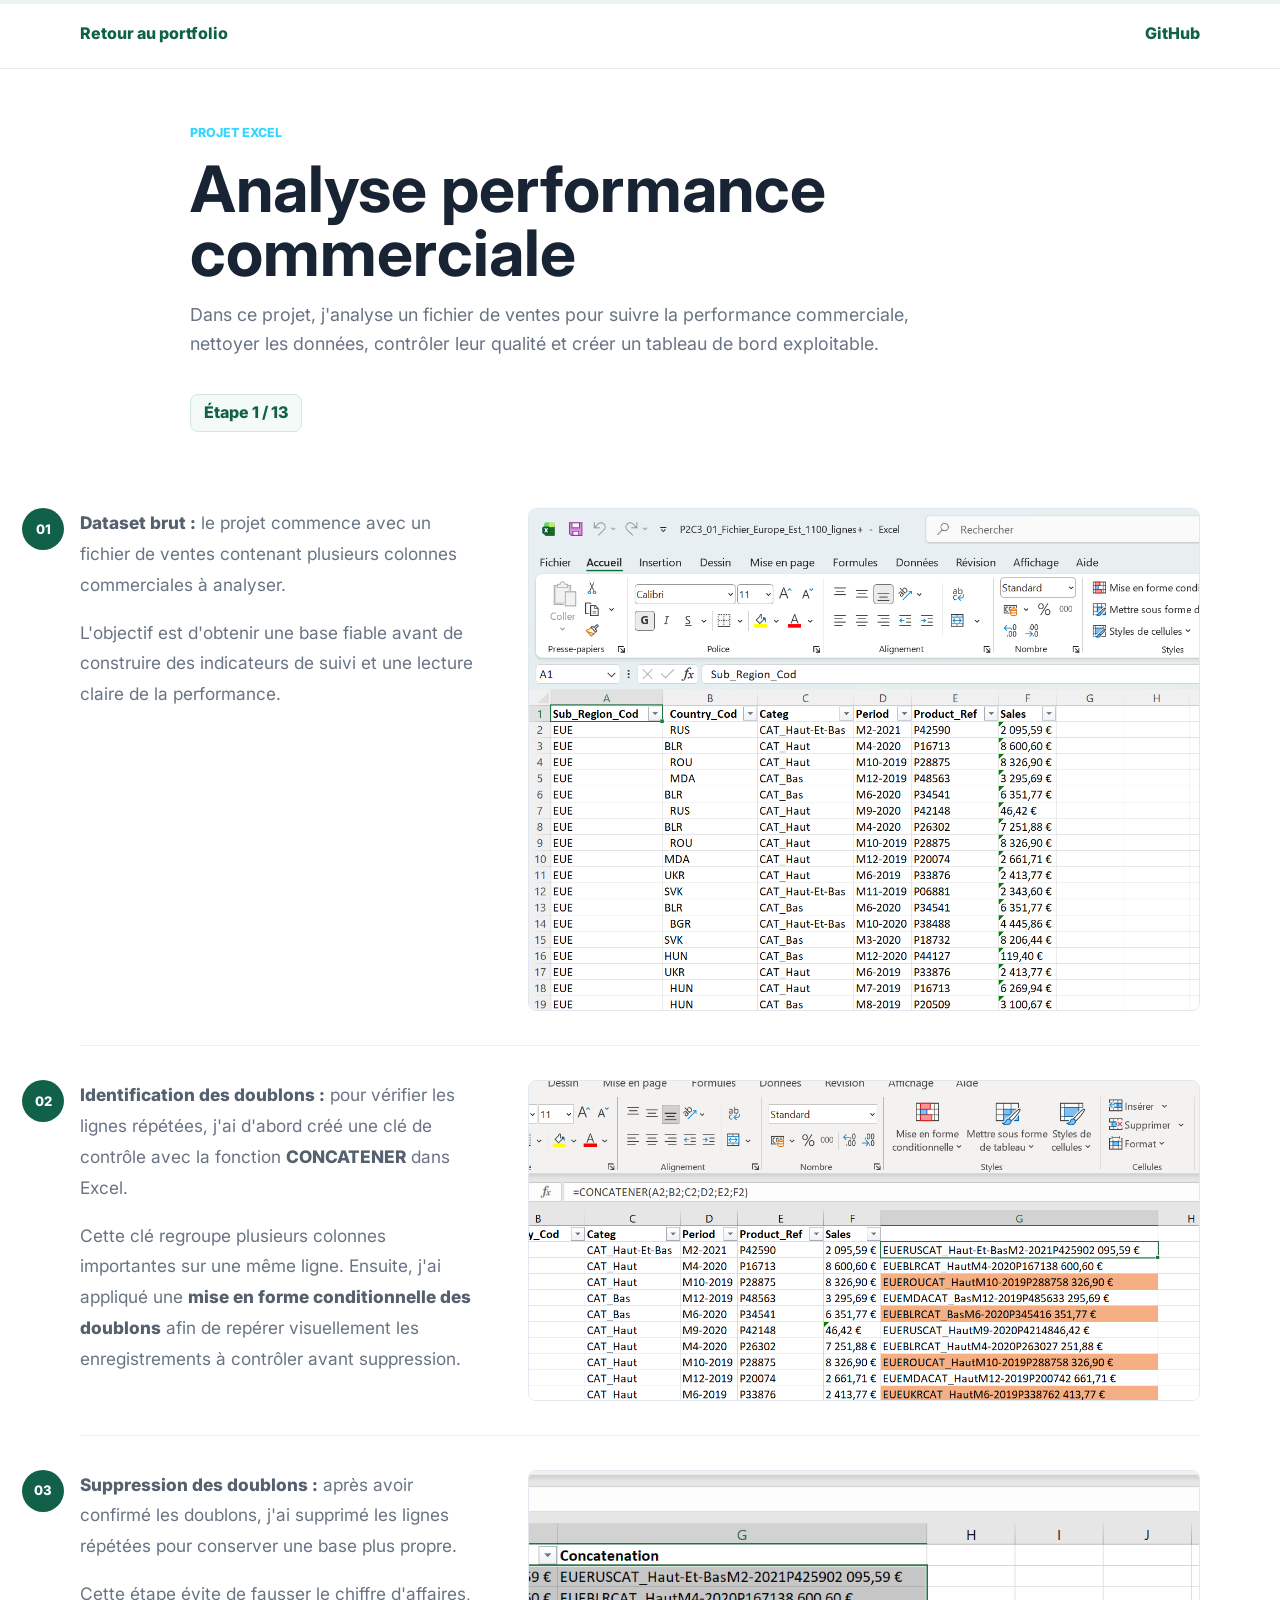
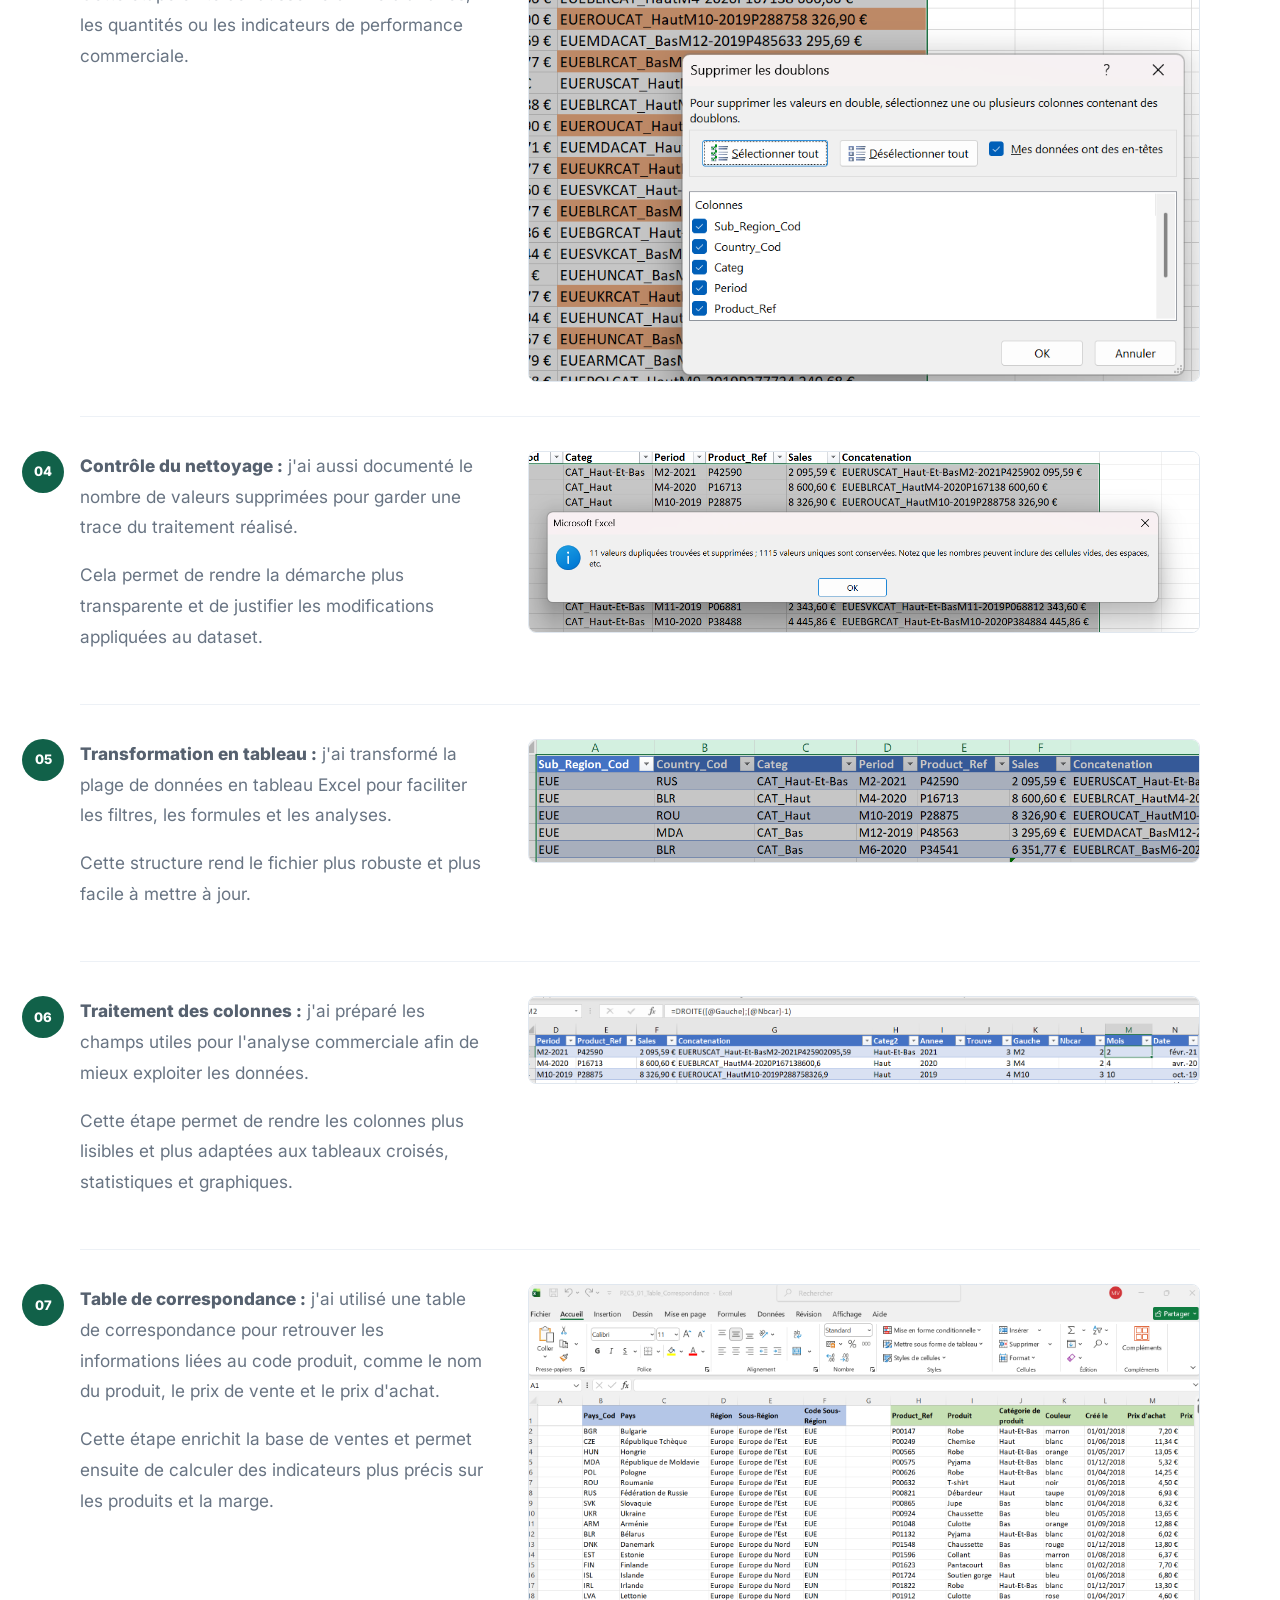
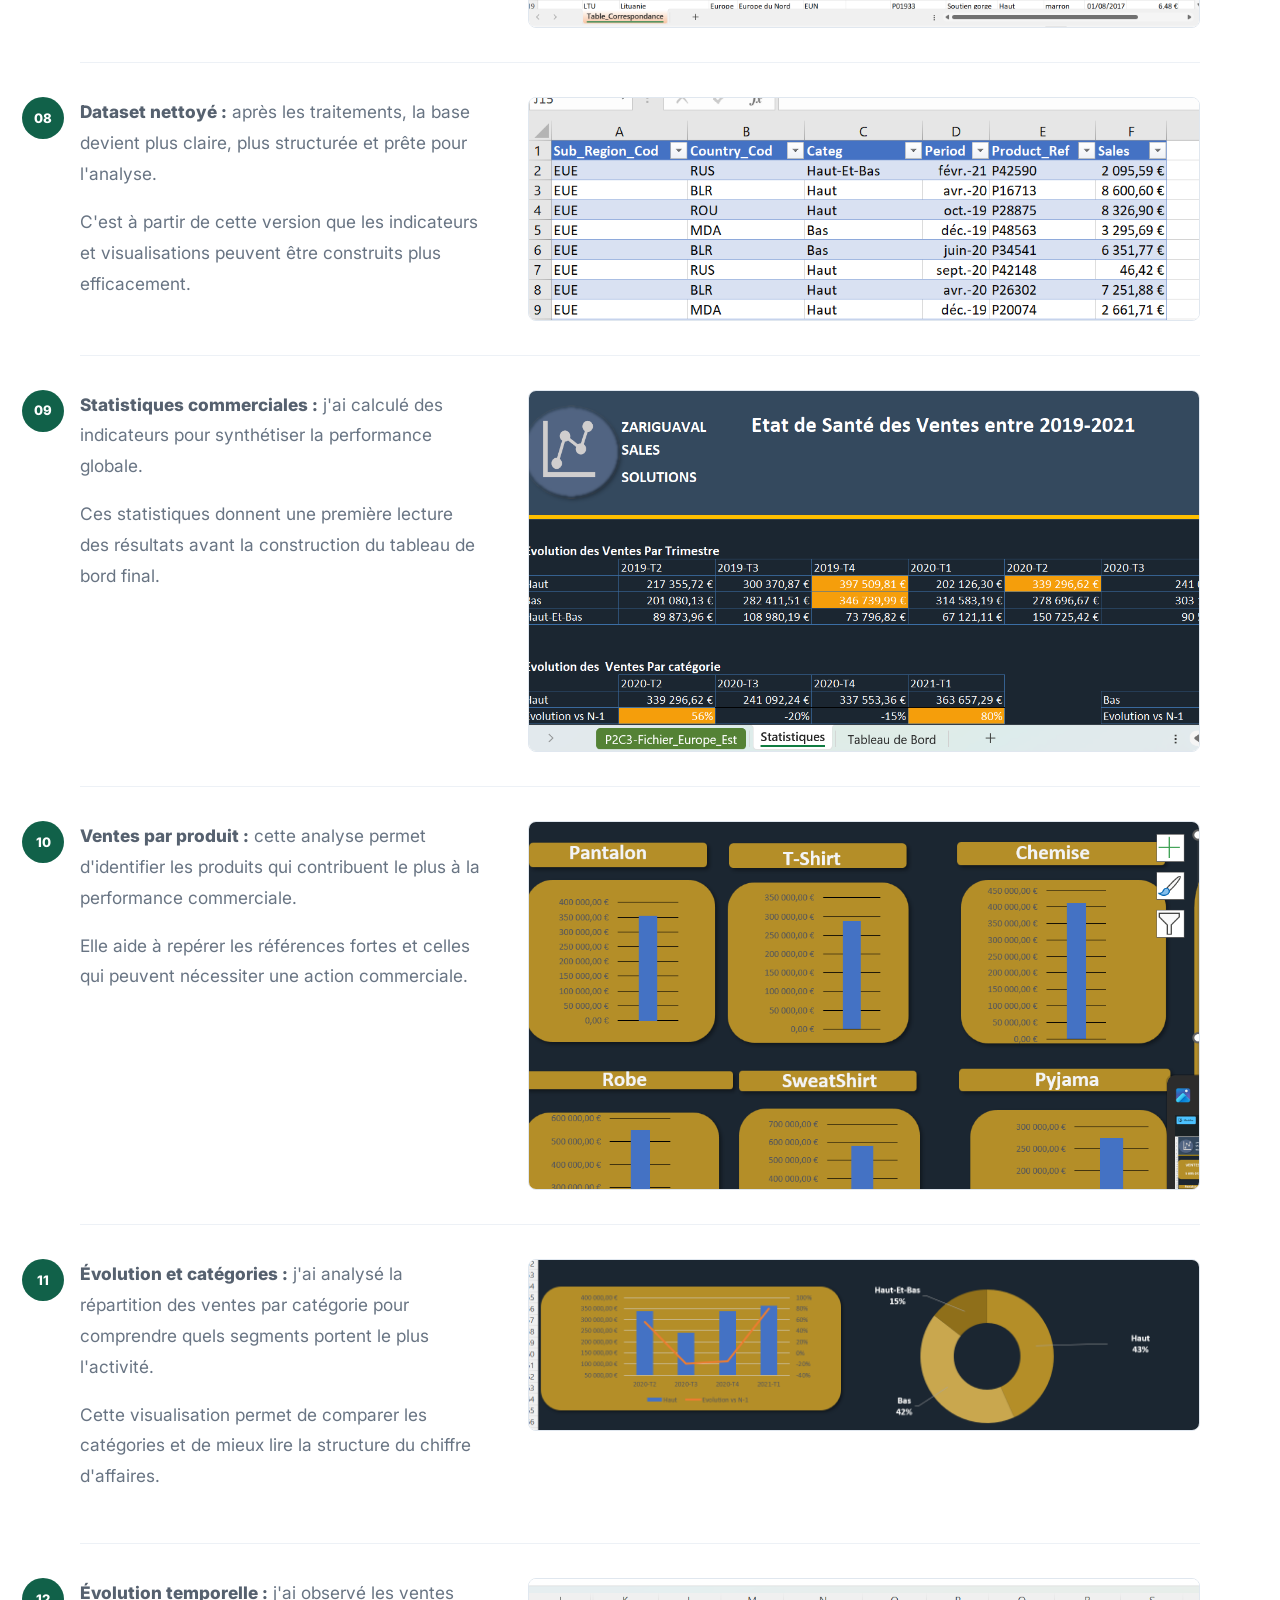
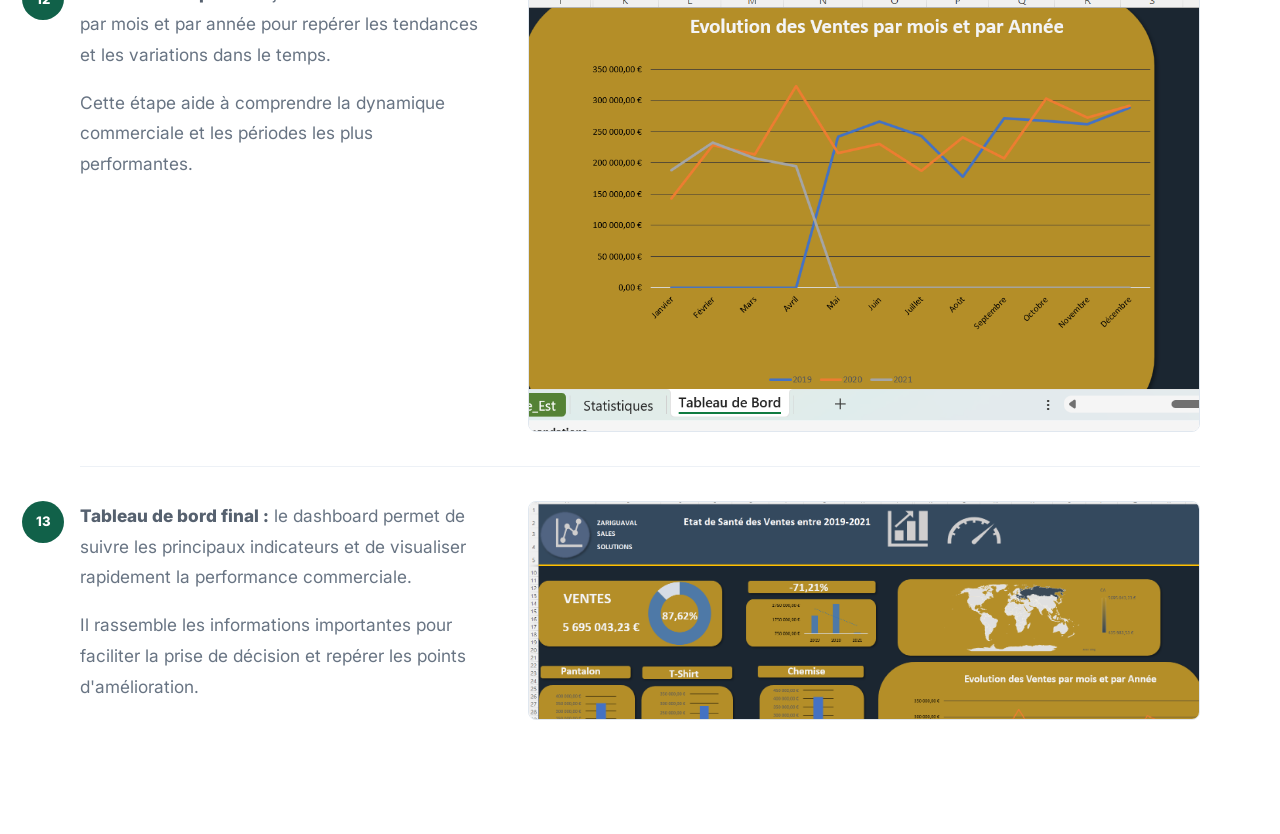
<file: projects/performance-commerciale/index.html>
﻿<!DOCTYPE html>
<html lang="fr">
  <head>
    <meta charset="UTF-8" />
    <meta name="viewport" content="width=device-width, initial-scale=1.0" />
    <meta
      name="description"
      content="Projet Excel d'analyse de performance commerciale : nettoyage, controle qualite, analyse et dashboard."
    />
    <title>Projet Excel | Analyse performance commerciale</title>
    <link rel="preconnect" href="https://fonts.googleapis.com" />
    <link rel="preconnect" href="https://fonts.gstatic.com" crossorigin />
    <link
      href="https://fonts.googleapis.com/css2?family=Inter:wght@400;500;600;700;800&display=swap"
      rel="stylesheet"
    />
    <link rel="stylesheet" href="../../style.css" />
  </head>
  <body class="simple-case-page">
    <div class="simple-progress" aria-hidden="true"><span></span></div>
    <header class="simple-case-header">
      <div class="container simple-case-header__inner">
        <a href="../../index.html#projects" class="simple-back-link">Retour au portfolio</a>
        <a
          href="https://github.com/moisevictoire/analyse-performance-commerciale"
          target="_blank"
          rel="noreferrer"
          class="simple-back-link"
        >GitHub</a>
      </div>
    </header>

    <main class="simple-case">
      <section class="container simple-case-intro">
        <p class="eyebrow">Projet Excel</p>
        <h1>Analyse performance commerciale</h1>
        <p>
          Dans ce projet, j'analyse un fichier de ventes pour suivre la performance
          commerciale, nettoyer les données, contrôler leur qualité et créer un
          tableau de bord exploitable.
        </p>
        <div class="simple-step-counter" data-step-counter>Étape 1 / 13</div>
      </section>

      <section class="container simple-step">
        <div class="simple-step__text">
          <p>
            <strong>Dataset brut :</strong> le projet commence avec un fichier de
            ventes contenant plusieurs colonnes commerciales à analyser.
          </p>
          <p>
            L'objectif est d'obtenir une base fiable avant de construire des
            indicateurs de suivi et une lecture claire de la performance.
          </p>
        </div>
        <figure class="simple-step__image">
          <img src="images/dataset-brut.png" alt="Dataset brut du projet performance commerciale" />
        </figure>
      </section>

      <section class="container simple-step">
        <div class="simple-step__text">
          <p>
            <strong>Identification des doublons :</strong> pour vérifier les lignes
            répétées, j'ai d'abord créé une clé de contrôle avec la fonction
            <strong>CONCATENER</strong> dans Excel.
          </p>
          <p>
            Cette clé regroupe plusieurs colonnes importantes sur une même ligne.
            Ensuite, j'ai appliqué une <strong>mise en forme conditionnelle des
            doublons</strong> afin de repérer visuellement les enregistrements à
            contrôler avant suppression.
          </p>
        </div>
        <figure class="simple-step__image">
          <img src="images/identification-doublons.png" alt="Identification des doublons avec CONCATENER et mise en forme conditionnelle" />
        </figure>
      </section>

      <section class="container simple-step">
        <div class="simple-step__text">
          <p>
            <strong>Suppression des doublons :</strong> après avoir confirmé les
            doublons, j'ai supprimé les lignes répétées pour conserver une base plus
            propre.
          </p>
          <p>
            Cette étape évite de fausser le chiffre d'affaires, les quantités ou les
            indicateurs de performance commerciale.
          </p>
        </div>
        <figure class="simple-step__image">
          <img src="images/suppression-doublons.png" alt="Suppression des doublons dans Excel" />
        </figure>
      </section>

      <section class="container simple-step">
        <div class="simple-step__text">
          <p>
            <strong>Contrôle du nettoyage :</strong> j'ai aussi documenté le nombre
            de valeurs supprimées pour garder une trace du traitement réalisé.
          </p>
          <p>
            Cela permet de rendre la démarche plus transparente et de justifier les
            modifications appliquées au dataset.
          </p>
        </div>
        <figure class="simple-step__image">
          <img src="images/nombre-valeurs-supprimees.png" alt="Nombre de valeurs supprimées après nettoyage" />
        </figure>
      </section>

      <section class="container simple-step">
        <div class="simple-step__text">
          <p>
            <strong>Transformation en tableau :</strong> j'ai transformé la plage de
            données en tableau Excel pour faciliter les filtres, les formules et les
            analyses.
          </p>
          <p>
            Cette structure rend le fichier plus robuste et plus facile à mettre à
            jour.
          </p>
        </div>
        <figure class="simple-step__image">
          <img src="images/transformation-tableau.png" alt="Transformation des données en tableau Excel" />
        </figure>
      </section>

      <section class="container simple-step">
        <div class="simple-step__text">
          <p>
            <strong>Traitement des colonnes :</strong> j'ai préparé les champs utiles
            pour l'analyse commerciale afin de mieux exploiter les données.
          </p>
          <p>
            Cette étape permet de rendre les colonnes plus lisibles et plus adaptées
            aux tableaux croisés, statistiques et graphiques.
          </p>
        </div>
        <figure class="simple-step__image">
          <img src="images/traitement-colonnes.png" alt="Traitement des colonnes du projet Excel" />
        </figure>
      </section>

      <section class="container simple-step">
        <div class="simple-step__text">
          <p>
            <strong>Table de correspondance :</strong> j'ai utilisé une table de
            correspondance pour retrouver les informations liées au code produit,
            comme le nom du produit, le prix de vente et le prix d'achat.
          </p>
          <p>
            Cette étape enrichit la base de ventes et permet ensuite de calculer des
            indicateurs plus précis sur les produits et la marge.
          </p>
        </div>
        <figure class="simple-step__image">
          <img src="images/tableau-correspondance-produits-prix.png" alt="Table de correspondance utilisée pour enrichir les colonnes produit et prix" />
        </figure>
      </section>

      <section class="container simple-step">
        <div class="simple-step__text">
          <p>
            <strong>Dataset nettoyé :</strong> après les traitements, la base devient
            plus claire, plus structurée et prête pour l'analyse.
          </p>
          <p>
            C'est à partir de cette version que les indicateurs et visualisations
            peuvent être construits plus efficacement.
          </p>
        </div>
        <figure class="simple-step__image">
          <img src="images/dataset-nettoye.png" alt="Dataset nettoyé du projet performance commerciale" />
        </figure>
      </section>

      <section class="container simple-step">
        <div class="simple-step__text">
          <p>
            <strong>Statistiques commerciales :</strong> j'ai calculé des indicateurs
            pour synthétiser la performance globale.
          </p>
          <p>
            Ces statistiques donnent une première lecture des résultats avant la
            construction du tableau de bord final.
          </p>
        </div>
        <figure class="simple-step__image">
          <img src="images/stat.png" alt="Statistiques du projet performance commerciale" />
        </figure>
      </section>

      <section class="container simple-step">
        <div class="simple-step__text">
          <p>
            <strong>Ventes par produit :</strong> cette analyse permet d'identifier
            les produits qui contribuent le plus à la performance commerciale.
          </p>
          <p>
            Elle aide à repérer les références fortes et celles qui peuvent nécessiter
            une action commerciale.
          </p>
        </div>
        <figure class="simple-step__image">
          <img src="images/ventes-par-produit.png" alt="Analyse des ventes par produit" />
        </figure>
      </section>

      <section class="container simple-step">
        <div class="simple-step__text">
          <p>
            <strong>Évolution et catégories :</strong> j'ai analysé la répartition
            des ventes par catégorie pour comprendre quels segments portent le plus
            l'activité.
          </p>
          <p>
            Cette visualisation permet de comparer les catégories et de mieux lire la
            structure du chiffre d'affaires.
          </p>
        </div>
        <figure class="simple-step__image">
          <img src="images/evolution-ventes-repartition-categorie.png" alt="Evolution des ventes et répartition par catégorie" />
        </figure>
      </section>

      <section class="container simple-step">
        <div class="simple-step__text">
          <p>
            <strong>Évolution temporelle :</strong> j'ai observé les ventes par mois
            et par année pour repérer les tendances et les variations dans le temps.
          </p>
          <p>
            Cette étape aide à comprendre la dynamique commerciale et les périodes les
            plus performantes.
          </p>
        </div>
        <figure class="simple-step__image">
          <img src="images/evolution-ventes-mois-annee.png" alt="Evolution des ventes par mois et par année" />
        </figure>
      </section>

      <section class="container simple-step">
        <div class="simple-step__text">
          <p>
            <strong>Tableau de bord final :</strong> le dashboard permet de suivre
            les principaux indicateurs et de visualiser rapidement la performance
            commerciale.
          </p>
          <p>
            Il rassemble les informations importantes pour faciliter la prise de
            décision et repérer les points d'amélioration.
          </p>
        </div>
        <figure class="simple-step__image">
          <img src="images/tableau-bord.png" alt="Tableau de bord final du projet performance commerciale" />
        </figure>
      </section>
    </main>
    <script src="../../case-dynamic.js"></script>
  </body>
</html>
</file>
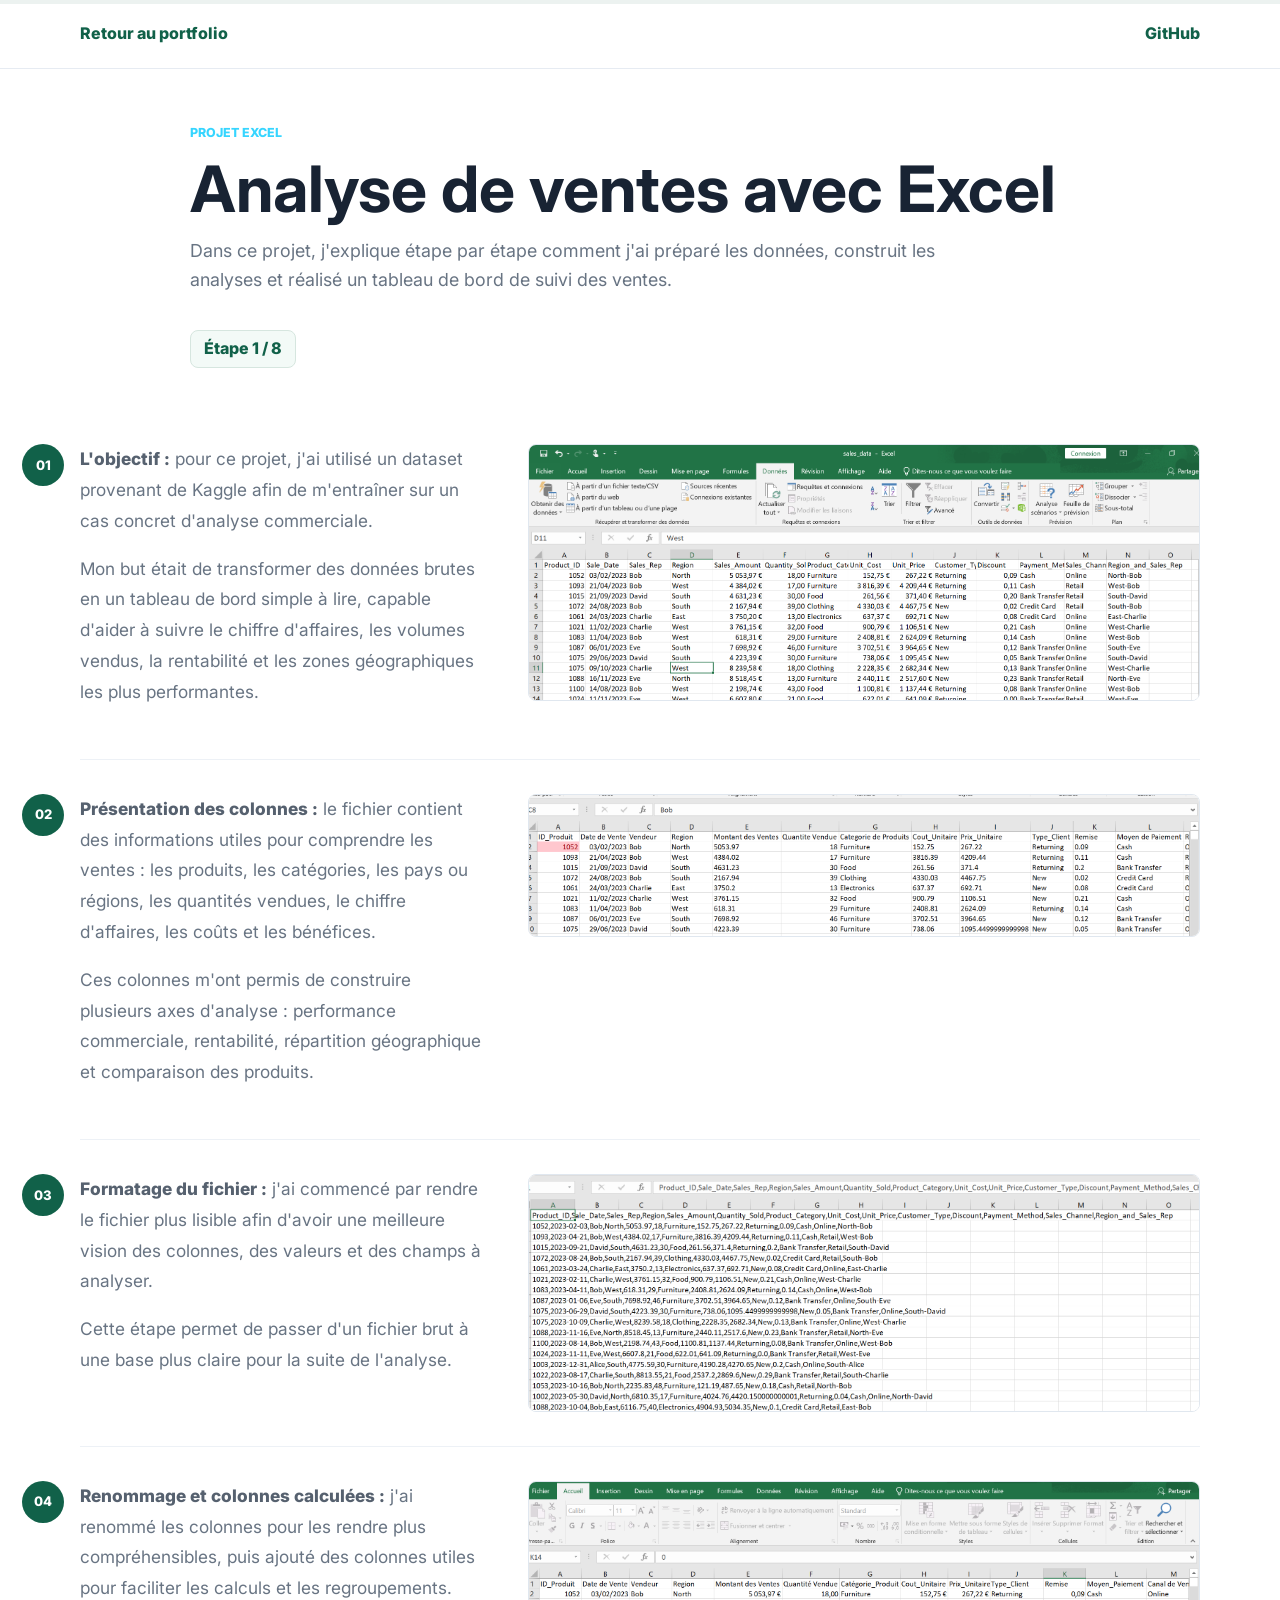
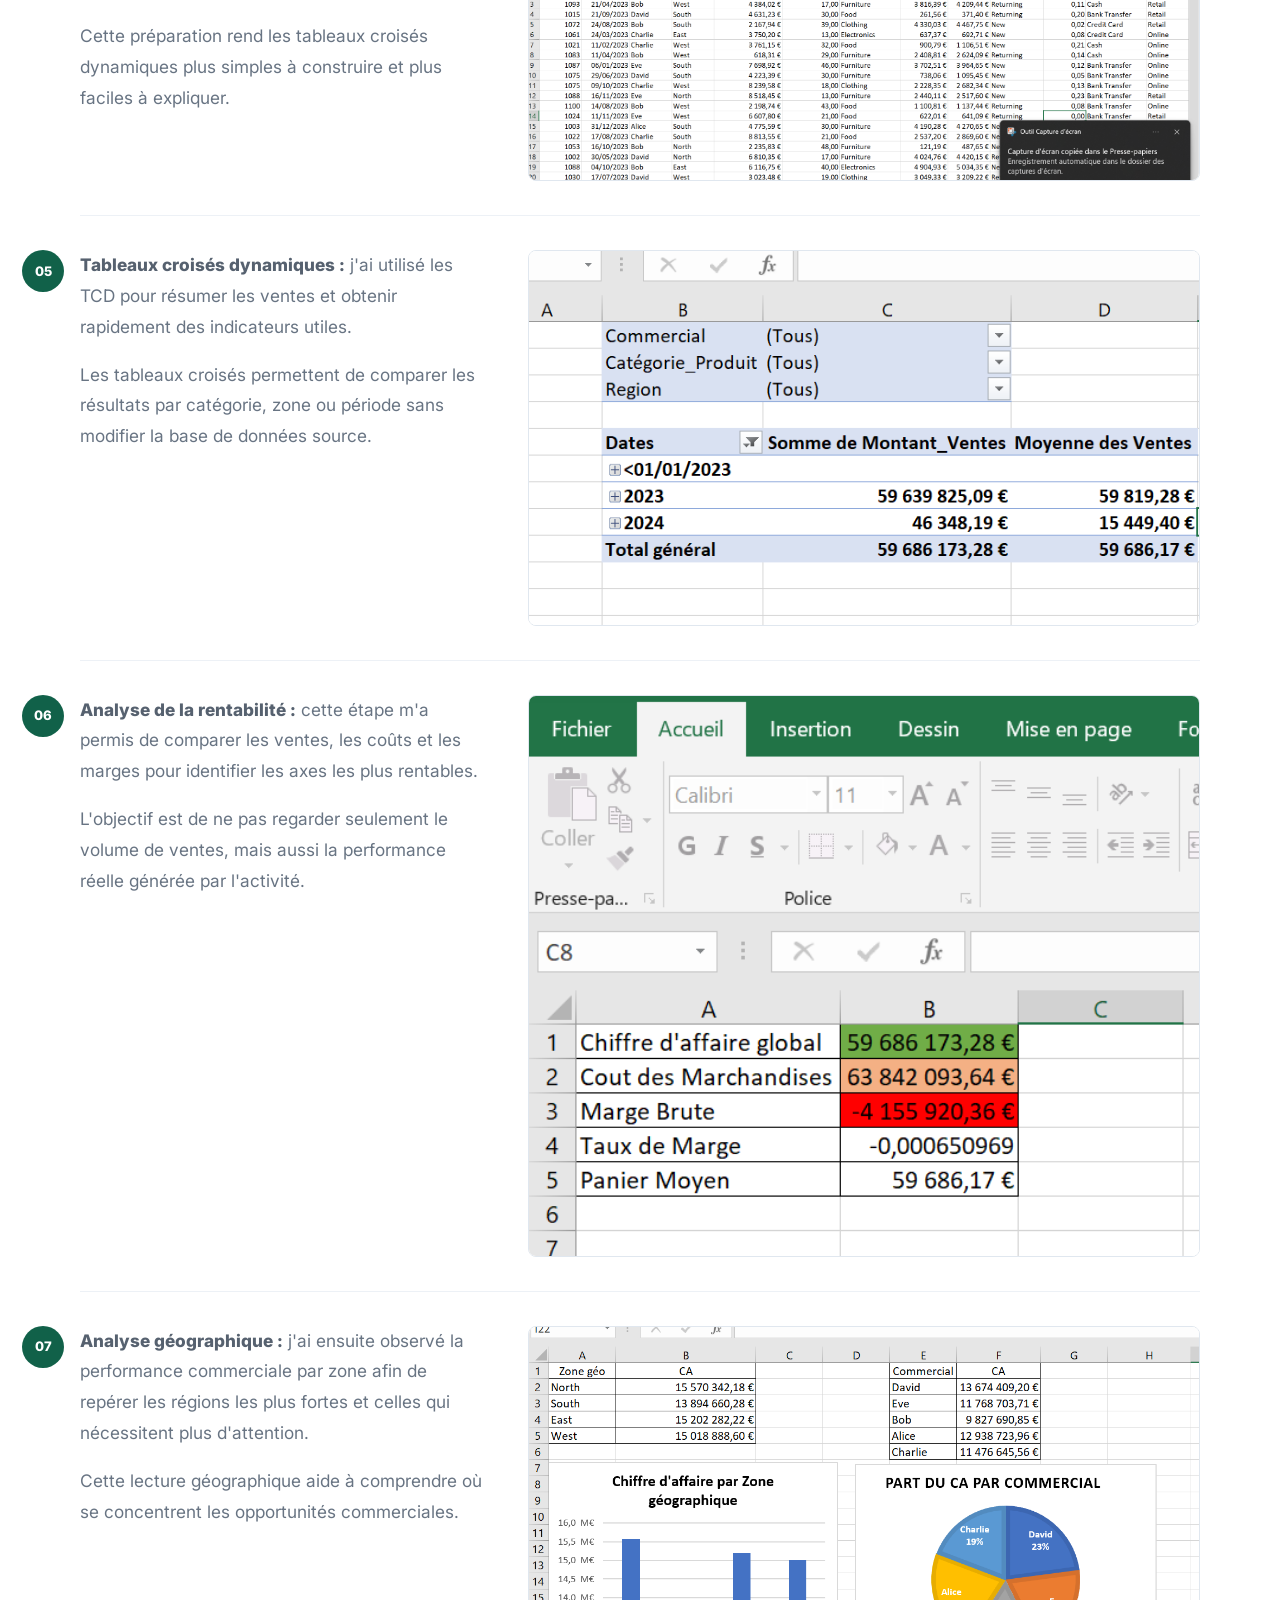
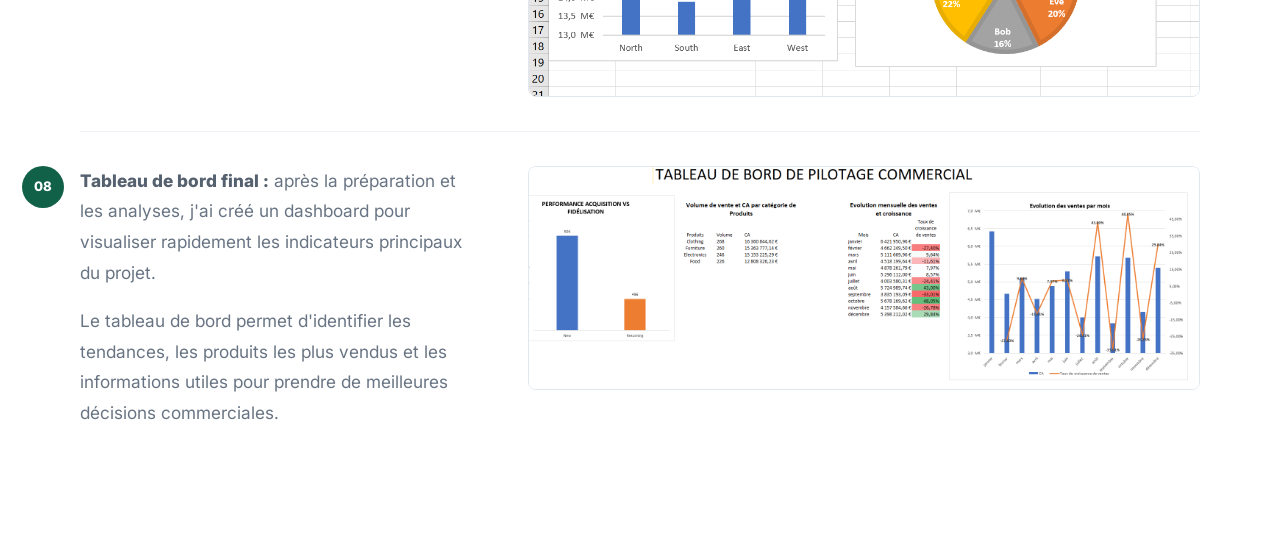
<file: projects/ventes-excel/index.html>
﻿<!DOCTYPE html>
<html lang="fr">
  <head>
    <meta charset="UTF-8" />
    <meta name="viewport" content="width=device-width, initial-scale=1.0" />
    <meta
      name="description"
      content="Projet Excel d'analyse de ventes : explication pas a pas avec captures du fichier et du tableau de bord."
    />
    <title>Projet Excel | Analyse de ventes</title>
    <link rel="preconnect" href="https://fonts.googleapis.com" />
    <link rel="preconnect" href="https://fonts.gstatic.com" crossorigin />
    <link
      href="https://fonts.googleapis.com/css2?family=Inter:wght@400;500;600;700;800&display=swap"
      rel="stylesheet"
    />
    <link rel="stylesheet" href="../../style.css" />
  </head>
  <body class="simple-case-page">
    <div class="simple-progress" aria-hidden="true"><span></span></div>
    <header class="simple-case-header">
      <div class="container simple-case-header__inner">
        <a href="../../index.html#projects" class="simple-back-link">Retour au portfolio</a>
        <a
          href="https://github.com/moisevictoire/Sales-Analysis-Excel"
          target="_blank"
          rel="noreferrer"
          class="simple-back-link"
        >GitHub</a>
      </div>
    </header>

    <main class="simple-case">
      <section class="container simple-case-intro">
        <p class="eyebrow">Projet Excel</p>
        <h1>Analyse de ventes avec Excel</h1>
        <p>
          Dans ce projet, j'explique étape par étape comment j'ai préparé les
          données, construit les analyses et réalisé un tableau de bord de suivi
          des ventes.
        </p>
        <div class="simple-step-counter" data-step-counter>Étape 1 / 8</div>

      </section>

      <section class="container simple-step">
        <div class="simple-step__text">
          <p>
            <strong>L'objectif :</strong> pour ce projet, j'ai utilisé un dataset
            provenant de Kaggle afin de m'entraîner sur un cas concret d'analyse
            commerciale.
          </p>
          <p>
            Mon but était de transformer des données brutes en un tableau de bord
            simple à lire, capable d'aider à suivre le chiffre d'affaires, les
            volumes vendus, la rentabilité et les zones géographiques les plus
            performantes.
          </p>
        </div>
        <figure class="simple-step__image">
          <img src="images/donnees-brutes-tableur.png" alt="Données brutes du projet Excel" />
        </figure>
      </section>

      <section class="container simple-step">
        <div class="simple-step__text">
          <p>
            <strong>Présentation des colonnes :</strong> le fichier contient des
            informations utiles pour comprendre les ventes : les produits, les
            catégories, les pays ou régions, les quantités vendues, le chiffre
            d'affaires, les coûts et les bénéfices.
          </p>
          <p>
            Ces colonnes m'ont permis de construire plusieurs axes d'analyse :
            performance commerciale, rentabilité, répartition géographique et
            comparaison des produits.
          </p>
        </div>
        <figure class="simple-step__image">
          <img src="images/avant-formatage.png" alt="Aperçu des colonnes avant formatage" />
        </figure>
      </section>

      <section class="container simple-step">
        <div class="simple-step__text">
          <p>
            <strong>Formatage du fichier :</strong> j'ai commencé par rendre le
            fichier plus lisible afin d'avoir une meilleure vision des colonnes,
            des valeurs et des champs à analyser.
          </p>
          <p>
            Cette étape permet de passer d'un fichier brut à une base plus claire
            pour la suite de l'analyse.
          </p>
        </div>
        <figure class="simple-step__image">
          <img src="images/formats-fichier.png" alt="Formatage du fichier Excel" />
        </figure>
      </section>

      <section class="container simple-step">
        <div class="simple-step__text">
          <p>
            <strong>Renommage et colonnes calculées :</strong> j'ai renommé les
            colonnes pour les rendre plus compréhensibles, puis ajouté des colonnes
            utiles pour faciliter les calculs et les regroupements.
          </p>
          <p>
            Cette préparation rend les tableaux croisés dynamiques plus simples à
            construire et plus faciles à expliquer.
          </p>
        </div>
        <figure class="simple-step__image">
          <img
            src="images/colonne-renommee-colonne-calculee.png"
            alt="Renommage des colonnes et colonnes calculées dans Excel"
          />
        </figure>
      </section>

      <section class="container simple-step">
        <div class="simple-step__text">
          <p>
            <strong>Tableaux croisés dynamiques :</strong> j'ai utilisé les TCD
            pour résumer les ventes et obtenir rapidement des indicateurs utiles.
          </p>
          <p>
            Les tableaux croisés permettent de comparer les résultats par catégorie,
            zone ou période sans modifier la base de données source.
          </p>
        </div>
        <figure class="simple-step__image">
          <img src="images/tcd-resume.png" alt="Résumé des tableaux croisés dynamiques du projet Excel" />
        </figure>
      </section>

      <section class="container simple-step">
        <div class="simple-step__text">
          <p>
            <strong>Analyse de la rentabilité :</strong> cette étape m'a permis de
            comparer les ventes, les coûts et les marges pour identifier les axes
            les plus rentables.
          </p>
          <p>
            L'objectif est de ne pas regarder seulement le volume de ventes, mais
            aussi la performance réelle générée par l'activité.
          </p>
        </div>
        <figure class="simple-step__image">
          <img src="images/analyse-rentabilite.png" alt="Analyse de la rentabilité dans Excel" />
        </figure>
      </section>

      <section class="container simple-step">
        <div class="simple-step__text">
          <p>
            <strong>Analyse géographique :</strong> j'ai ensuite observé la
            performance commerciale par zone afin de repérer les régions les plus
            fortes et celles qui nécessitent plus d'attention.
          </p>
          <p>
            Cette lecture géographique aide à comprendre où se concentrent les
            opportunités commerciales.
          </p>
        </div>
        <figure class="simple-step__image">
          <img
            src="images/analyse-geo-performance-commerciale.png"
            alt="Analyse géographique et performance commerciale"
          />
        </figure>
      </section>

      <section class="container simple-step">
        <div class="simple-step__text">
          <p>
            <strong>Tableau de bord final :</strong> après la préparation et les
            analyses, j'ai créé un dashboard pour visualiser rapidement les
            indicateurs principaux du projet.
          </p>
          <p>
            Le tableau de bord permet d'identifier les tendances, les produits les
            plus vendus et les informations utiles pour prendre de meilleures
            décisions commerciales.
          </p>
        </div>
        <figure class="simple-step__image">
          <img src="images/tableau-bord.png" alt="Tableau de bord final du projet Excel" />
        </figure>
      </section>
    </main>
    <script src="../../case-dynamic.js"></script>
  </body>
</html>
</file>
<file: style.css>
﻿:root {
  --bg: #07111f;
  --surface: #0d1b2e;
  --surface-soft: #12233a;
  --text: #f8fbff;
  --muted: #a9b7c9;
  --line: rgba(255, 255, 255, 0.12);
  --accent: #36d5ff;
  --accent-2: #8a7cff;
  --shadow: 0 24px 70px rgba(0, 0, 0, 0.28);
  --radius: 8px;
}

[data-theme="light"] {
  --bg: #f7faff;
  --surface: #ffffff;
  --surface-soft: #eef5fb;
  --text: #0a1524;
  --muted: #5b6a7e;
  --line: rgba(9, 22, 39, 0.12);
  --shadow: 0 24px 70px rgba(25, 45, 70, 0.12);
}

* {
  box-sizing: border-box;
}

html {
  scroll-behavior: smooth;
}

body {
  margin: 0;
  background: var(--bg);
  color: var(--text);
  font-family: "Inter", Arial, sans-serif;
  line-height: 1.6;
  transition: background 0.3s ease, color 0.3s ease;
}

body.is-loading {
  overflow: hidden;
}

img {
  display: block;
  max-width: 100%;
}

a {
  color: inherit;
  text-decoration: none;
}

button,
input,
textarea {
  font: inherit;
}

.container {
  width: min(1120px, calc(100% - 40px));
  margin-inline: auto;
}

.loader {
  position: fixed;
  inset: 0;
  z-index: 1000;
  display: grid;
  place-items: center;
  background: #07111f;
  transition: opacity 0.4s ease, visibility 0.4s ease;
}

.loader.is-hidden {
  opacity: 0;
  visibility: hidden;
}

.loader__mark {
  display: flex;
  align-items: end;
  gap: 8px;
  height: 54px;
}

.loader__mark span {
  width: 10px;
  border-radius: 999px;
  background: linear-gradient(180deg, var(--accent), var(--accent-2));
  animation: loaderPulse 0.8s ease-in-out infinite alternate;
}

.loader__mark span:nth-child(1) {
  height: 24px;
}

.loader__mark span:nth-child(2) {
  height: 42px;
  animation-delay: 0.12s;
}

.loader__mark span:nth-child(3) {
  height: 32px;
  animation-delay: 0.24s;
}

@keyframes loaderPulse {
  from {
    transform: scaleY(0.5);
    opacity: 0.45;
  }

  to {
    transform: scaleY(1);
    opacity: 1;
  }
}

.site-header {
  position: sticky;
  top: 0;
  z-index: 100;
  border-bottom: 1px solid transparent;
  background: rgba(7, 17, 31, 0.7);
  backdrop-filter: blur(18px);
  transition: border-color 0.3s ease, background 0.3s ease;
}

[data-theme="light"] .site-header {
  background: rgba(247, 250, 255, 0.78);
}

.site-header.is-scrolled {
  border-color: var(--line);
}

.nav {
  width: min(1180px, calc(100% - 32px));
  min-height: 76px;
  margin-inline: auto;
  display: flex;
  align-items: center;
  justify-content: space-between;
  gap: 20px;
}

.brand,
.nav-menu,
.hero__actions,
.filters,
.contact-links,
.footer__inner {
  display: flex;
  align-items: center;
}

.brand {
  gap: 10px;
  font-weight: 800;
}

.brand__mark {
  display: grid;
  place-items: center;
  width: 42px;
  aspect-ratio: 1;
  border: 1px solid var(--line);
  border-radius: var(--radius);
  background: linear-gradient(135deg, rgba(54, 213, 255, 0.2), rgba(138, 124, 255, 0.18));
  color: var(--accent);
}

.nav-menu {
  gap: 24px;
  color: var(--muted);
  font-size: 0.94rem;
  font-weight: 600;
}

.nav-menu a {
  transition: color 0.2s ease;
}

.nav-menu a:hover {
  color: var(--text);
}

.theme-toggle,
.nav-toggle,
.back-to-top {
  border: 1px solid var(--line);
  background: var(--surface);
  color: var(--text);
  cursor: pointer;
}

.theme-toggle {
  width: 42px;
  aspect-ratio: 1;
  border-radius: var(--radius);
}

.nav-toggle {
  display: none;
  width: 42px;
  aspect-ratio: 1;
  border-radius: var(--radius);
}

.nav-toggle span {
  display: block;
  width: 18px;
  height: 2px;
  margin: 5px auto;
  background: var(--text);
}

.section {
  padding: 104px 0;
}

.hero {
  position: relative;
  min-height: calc(100vh - 76px);
  display: grid;
  align-items: center;
  overflow: hidden;
}

.hero__background {
  position: absolute;
  inset: 0;
  pointer-events: none;
  background:
    radial-gradient(circle at 82% 20%, rgba(54, 213, 255, 0.2), transparent 28%),
    radial-gradient(circle at 20% 80%, rgba(138, 124, 255, 0.16), transparent 26%),
    linear-gradient(180deg, transparent, rgba(255, 255, 255, 0.03));
}

.hero__grid {
  position: relative;
  display: grid;
  grid-template-columns: minmax(0, 1.05fr) minmax(320px, 0.95fr);
  align-items: center;
  gap: 68px;
}

.eyebrow {
  margin: 0 0 14px;
  color: var(--accent);
  font-size: 0.78rem;
  font-weight: 800;
  letter-spacing: 0;
  text-transform: uppercase;
}

h1,
h2,
h3,
p {
  margin-top: 0;
}

h1 {
  margin-bottom: 12px;
  font-size: clamp(3rem, 7vw, 5.8rem);
  line-height: 0.95;
  letter-spacing: 0;
}

h2 {
  margin-bottom: 0;
  font-size: clamp(2rem, 4vw, 3.15rem);
  line-height: 1.08;
  letter-spacing: 0;
}

h3 {
  margin-bottom: 10px;
  font-size: 1.12rem;
  line-height: 1.25;
}

.hero__title {
  margin-bottom: 22px;
  color: var(--accent);
  font-size: clamp(1.1rem, 2vw, 1.4rem);
  font-weight: 800;
}

.hero__lead {
  max-width: 650px;
  margin-bottom: 34px;
  color: var(--muted);
  font-size: 1.12rem;
}

.hero__actions {
  flex-wrap: wrap;
  gap: 14px;
}

.btn {
  display: inline-flex;
  align-items: center;
  justify-content: center;
  min-height: 48px;
  padding: 0 20px;
  border: 1px solid transparent;
  border-radius: var(--radius);
  font-weight: 800;
  transition: transform 0.2s ease, box-shadow 0.2s ease, border-color 0.2s ease;
}

.btn:hover {
  transform: translateY(-2px);
}

.btn--primary {
  background: linear-gradient(135deg, var(--accent), var(--accent-2));
  color: #06101d;
  box-shadow: 0 18px 45px rgba(54, 213, 255, 0.22);
}

.btn--secondary {
  border-color: var(--line);
  background: rgba(255, 255, 255, 0.04);
}

.hero__visual {
  position: relative;
  min-height: 560px;
}

.portrait-card {
  position: absolute;
  inset: 20px 34px 30px 20px;
  overflow: hidden;
  border: 1px solid var(--line);
  border-radius: var(--radius);
  background: var(--surface);
  box-shadow: var(--shadow);
}

.portrait-card img {
  width: 100%;
  height: 100%;
  object-fit: cover;
  filter: saturate(0.9) contrast(1.04);
}

.portrait-card::after {
  content: "";
  position: absolute;
  inset: 0;
  background: linear-gradient(180deg, transparent 42%, rgba(7, 17, 31, 0.84));
}

.portrait-card__badge,
.metric-panel {
  position: absolute;
  z-index: 2;
  border: 1px solid var(--line);
  border-radius: var(--radius);
  background: rgba(13, 27, 46, 0.82);
  backdrop-filter: blur(16px);
}

.portrait-card__badge {
  left: 22px;
  right: 22px;
  bottom: 22px;
  padding: 16px;
}

.portrait-card__badge span {
  color: var(--accent);
  font-size: 0.78rem;
  font-weight: 800;
  text-transform: uppercase;
}

.portrait-card__badge strong {
  display: block;
  margin-top: 4px;
}

.metric-panel {
  right: 0;
  bottom: 86px;
  width: 190px;
  padding: 16px;
  box-shadow: var(--shadow);
}

.metric-panel__row {
  display: flex;
  justify-content: space-between;
  margin-bottom: 14px;
  color: var(--muted);
}

.metric-panel__row strong {
  color: var(--accent);
}

.sparkline {
  display: flex;
  align-items: end;
  gap: 7px;
  height: 70px;
}

.sparkline span {
  flex: 1;
  border-radius: 999px 999px 0 0;
  background: linear-gradient(180deg, var(--accent), var(--accent-2));
}

.stats {
  border-block: 1px solid var(--line);
  background: var(--surface);
  padding: 30px 0;
}

.stats__grid {
  display: grid;
  grid-template-columns: repeat(4, 1fr);
  gap: 16px;
}

.stat {
  padding: 20px;
  border: 1px solid var(--line);
  border-radius: var(--radius);
  background: rgba(255, 255, 255, 0.03);
}

.stat strong {
  display: block;
  color: var(--accent);
  font-size: 2rem;
  line-height: 1;
}

.stat span {
  color: var(--muted);
  font-size: 0.92rem;
}

.section-grid {
  display: grid;
  grid-template-columns: 0.9fr 1.1fr;
  gap: 72px;
}

.section-copy {
  color: var(--muted);
  font-size: 1.05rem;
}

.section-copy p:last-child,
.contact__content p:last-child {
  margin-bottom: 0;
}

.section--muted {
  background: var(--surface);
}

.section-heading--center {
  max-width: 720px;
  margin: 0 auto 42px;
  text-align: center;
}

.section-heading--split {
  display: flex;
  align-items: end;
  justify-content: space-between;
  gap: 24px;
  margin-bottom: 42px;
}

.section-heading--split h2 {
  max-width: 760px;
}

.skills-grid {
  display: grid;
  grid-template-columns: repeat(3, 1fr);
  gap: 18px;
}

.skill-card {
  padding: 22px;
  border: 1px solid var(--line);
  border-radius: var(--radius);
  background: var(--bg);
}

.skill-card__top {
  display: flex;
  align-items: center;
  justify-content: space-between;
  gap: 16px;
  margin-bottom: 18px;
}

.skill-card__top h3 {
  margin: 0;
}

.skill-card__top span {
  color: var(--accent);
  font-weight: 800;
}

.skill-bar {
  height: 9px;
  overflow: hidden;
  border-radius: 999px;
  background: rgba(255, 255, 255, 0.08);
}

.skill-bar span {
  display: block;
  width: 0;
  height: 100%;
  border-radius: inherit;
  background: linear-gradient(90deg, var(--accent), var(--accent-2));
  transition: width 1.1s cubic-bezier(0.2, 0.8, 0.2, 1);
}

.skill-card.is-visible .skill-bar span {
  width: var(--skill-width);
}

.skill-tags {
  display: flex;
  flex-wrap: wrap;
  justify-content: center;
  gap: 12px;
  margin-top: 30px;
}

.skill-tags span,
.stack span {
  border: 1px solid var(--line);
  border-radius: 999px;
  color: var(--muted);
  font-size: 0.86rem;
}

.skill-tags span {
  padding: 9px 13px;
  background: rgba(255, 255, 255, 0.03);
}

.filters {
  flex-wrap: wrap;
  gap: 8px;
}

.filter-btn {
  min-height: 40px;
  padding: 0 14px;
  border: 1px solid var(--line);
  border-radius: var(--radius);
  background: transparent;
  color: var(--muted);
  cursor: pointer;
  font-weight: 800;
  transition: background 0.2s ease, color 0.2s ease, border-color 0.2s ease;
}

.filter-btn:hover,
.filter-btn.is-active {
  border-color: rgba(54, 213, 255, 0.55);
  background: rgba(54, 213, 255, 0.12);
  color: var(--text);
}

.projects-grid {
  display: grid;
  grid-template-columns: repeat(2, 1fr);
  gap: 22px;
}

.project-card {
  overflow: hidden;
  border: 1px solid var(--line);
  border-radius: var(--radius);
  background: var(--surface);
  box-shadow: var(--shadow);
  transition: transform 0.25s ease, border-color 0.25s ease, opacity 0.25s ease;
}

.project-card:hover {
  transform: translateY(-6px);
  border-color: rgba(54, 213, 255, 0.45);
}

.project-card.is-hidden {
  display: none;
}

.project-visual {
  position: relative;
  height: 230px;
  overflow: hidden;
  background:
    linear-gradient(135deg, rgba(54, 213, 255, 0.24), rgba(138, 124, 255, 0.2)),
    var(--surface-soft);
}

.project-visual--images {
  display: grid;
  grid-template-columns: 1fr 1fr;
  gap: 10px;
  padding: 14px;
}

.project-visual--single-image {
  padding: 0;
}

.project-image {
  width: 100%;
  height: 100%;
  min-height: 0;
  object-fit: cover;
  object-position: center top;
  border: 1px solid rgba(255, 255, 255, 0.18);
  border-radius: var(--radius);
  background: var(--surface);
}

.mockup-window {
  position: absolute;
  top: 22px;
  left: 22px;
  display: flex;
  gap: 6px;
}

.mockup-window span {
  width: 8px;
  aspect-ratio: 1;
  border-radius: 50%;
  background: rgba(255, 255, 255, 0.75);
}

.mockup-kpis {
  position: absolute;
  top: 58px;
  left: 22px;
  right: 22px;
  display: grid;
  grid-template-columns: repeat(2, 1fr);
  gap: 12px;
}

.mockup-kpis strong,
.query-card {
  border-radius: var(--radius);
  background: rgba(7, 17, 31, 0.68);
  color: white;
  padding: 16px;
}

.mockup-bars {
  position: absolute;
  left: 24px;
  right: 24px;
  bottom: 24px;
  display: flex;
  align-items: end;
  gap: 12px;
  height: 86px;
}

.mockup-bars span {
  flex: 1;
  border-radius: 6px 6px 0 0;
  background: rgba(255, 255, 255, 0.8);
}

.mockup-bars span:nth-child(1) {
  height: 45%;
}

.mockup-bars span:nth-child(2) {
  height: 72%;
}

.mockup-bars span:nth-child(3) {
  height: 56%;
}

.mockup-bars span:nth-child(4) {
  height: 90%;
}

.cluster {
  position: absolute;
  border-radius: 50%;
  background: rgba(255, 255, 255, 0.78);
  box-shadow: 0 0 0 18px rgba(255, 255, 255, 0.08);
}

.cluster--one {
  width: 72px;
  top: 54px;
  left: 62px;
  aspect-ratio: 1;
}

.cluster--two {
  width: 94px;
  right: 70px;
  top: 76px;
  aspect-ratio: 1;
}

.cluster--three {
  width: 54px;
  left: 44%;
  bottom: 44px;
  aspect-ratio: 1;
}

.mockup-line {
  position: absolute;
  left: 12%;
  right: 12%;
  bottom: 34px;
  height: 3px;
  background: rgba(255, 255, 255, 0.7);
  transform: rotate(-8deg);
}

.mockup-donut {
  position: absolute;
  left: 42px;
  top: 42px;
  width: 112px;
  aspect-ratio: 1;
  border-radius: 50%;
  background: conic-gradient(#fff 0 62%, rgba(255, 255, 255, 0.25) 62% 100%);
}

.mockup-donut::after {
  content: "";
  position: absolute;
  inset: 28px;
  border-radius: 50%;
  background: var(--surface-soft);
}

.mockup-table {
  position: absolute;
  right: 34px;
  top: 54px;
  width: 42%;
  display: grid;
  gap: 10px;
}

.mockup-table span,
.mockup-grid span {
  height: 14px;
  border-radius: 999px;
  background: rgba(255, 255, 255, 0.72);
}

.query-card {
  position: absolute;
  top: 42px;
  left: 34px;
  right: 34px;
  font-weight: 800;
}

.mockup-grid {
  position: absolute;
  left: 34px;
  right: 34px;
  bottom: 34px;
  display: grid;
  grid-template-columns: repeat(2, 1fr);
  gap: 12px;
}

.excel-sheet {
  position: absolute;
  top: 26px;
  left: 24px;
  width: 54%;
  display: grid;
  grid-template-columns: repeat(4, 1fr);
  gap: 7px;
  padding: 14px;
  border-radius: var(--radius);
  background: rgba(7, 17, 31, 0.62);
}

.excel-sheet span {
  height: 18px;
  border-radius: 4px;
  background: rgba(255, 255, 255, 0.68);
}

.excel-sheet span:nth-child(4n + 1) {
  background: rgba(54, 213, 255, 0.86);
}

.excel-chart {
  position: absolute;
  right: 26px;
  bottom: 26px;
  display: flex;
  align-items: end;
  gap: 8px;
  width: 34%;
  height: 112px;
  padding: 12px;
  border-radius: var(--radius);
  background: rgba(7, 17, 31, 0.54);
}

.excel-chart span {
  flex: 1;
  border-radius: 5px 5px 0 0;
  background: linear-gradient(180deg, #ffffff, rgba(255, 255, 255, 0.55));
}

.excel-kpi {
  position: absolute;
  left: 24px;
  bottom: 26px;
  min-width: 124px;
  padding: 12px 14px;
  border-radius: var(--radius);
  background: rgba(7, 17, 31, 0.68);
  color: white;
}

.excel-kpi small {
  display: block;
  color: rgba(255, 255, 255, 0.72);
  font-weight: 700;
}

.excel-kpi strong {
  display: block;
  font-size: 1.5rem;
  line-height: 1.1;
}

.project-card__body {
  padding: 24px;
}

.project-card__type {
  margin-bottom: 8px;
  color: var(--accent);
  font-size: 0.8rem;
  font-weight: 800;
  text-transform: uppercase;
}

.project-card__body p {
  color: var(--muted);
}

.stack {
  display: flex;
  flex-wrap: wrap;
  gap: 8px;
  margin: 18px 0 22px;
}

.stack span {
  padding: 6px 10px;
}

.project-link {
  color: var(--accent);
  font-weight: 800;
}


.project-status {
  display: inline-flex;
  align-items: center;
  justify-content: center;
  min-height: 40px;
  padding: 0 13px;
  border: 1px solid rgba(54, 213, 255, 0.38);
  border-radius: var(--radius);
  background: rgba(54, 213, 255, 0.1);
  color: var(--accent);
  font-weight: 800;
}
.project-actions {
  display: flex;
  flex-wrap: wrap;
  gap: 12px;
}

.project-actions .project-link {
  display: inline-flex;
  align-items: center;
  justify-content: center;
  min-height: 40px;
  padding: 0 13px;
  border-radius: var(--radius);
  background: rgba(54, 213, 255, 0.12);
}

.project-actions .project-link--outline {
  border: 1px solid var(--line);
  background: transparent;
  color: var(--text);
}

.case-nav {
  position: static;
  opacity: 1;
  visibility: visible;
  transform: none;
}

.case-hero {
  padding: 92px 0 76px;
  background:
    radial-gradient(circle at 80% 20%, rgba(54, 213, 255, 0.18), transparent 30%),
    var(--bg);
}

.case-hero__grid {
  display: grid;
  grid-template-columns: 0.85fr 1.15fr;
  align-items: center;
  gap: 42px;
}

.case-actions {
  display: flex;
  flex-wrap: wrap;
  gap: 14px;
}

.case-hero__image,
.case-gallery figure {
  overflow: hidden;
  margin: 0;
  border: 1px solid var(--line);
  border-radius: var(--radius);
  background: var(--surface);
  box-shadow: var(--shadow);
}

.case-hero__image img {
  width: 100%;
  height: 430px;
  object-fit: cover;
  object-position: center top;
}

.case-summary {
  display: grid;
  grid-template-columns: repeat(3, 1fr);
  gap: 18px;
}

.case-summary article,
.case-steps article {
  padding: 24px;
  border: 1px solid var(--line);
  border-radius: var(--radius);
  background: var(--bg);
}

.case-summary span {
  display: block;
  margin-bottom: 8px;
  color: var(--accent);
  font-size: 0.78rem;
  font-weight: 800;
  text-transform: uppercase;
}

.case-summary strong {
  display: block;
  margin-bottom: 8px;
  color: var(--text);
  font-size: 1.1rem;
}

.case-summary p,
.case-steps p,
.case-closing p {
  margin-bottom: 0;
  color: var(--muted);
}

.case-content {
  display: grid;
  grid-template-columns: 0.8fr 1.2fr;
  gap: 42px;
}

.case-steps {
  display: grid;
  gap: 16px;
}

.case-gallery {
  display: grid;
  grid-template-columns: repeat(3, 1fr);
  gap: 18px;
}

.case-gallery img {
  width: 100%;
  height: 230px;
  object-fit: cover;
  object-position: center top;
}

.case-gallery figcaption {
  padding: 14px 16px;
  color: var(--muted);
  font-weight: 700;
}

.case-closing {
  max-width: 820px;
}

.case-closing h2 {
  margin-bottom: 18px;
}

.simple-case-page {
  background: #ffffff;
  color: #263241;
}

.simple-case-header {
  position: sticky;
  top: 0;
  z-index: 20;
  border-bottom: 1px solid #e6ebf2;
  background: rgba(255, 255, 255, 0.92);
  backdrop-filter: blur(14px);
}

.simple-case-header__inner {
  min-height: 68px;
  display: flex;
  align-items: center;
  justify-content: space-between;
  gap: 16px;
}

.simple-back-link {
  color: #116149;
  font-weight: 800;
}

.simple-case {
  padding: 54px 0 80px;
}

.simple-case-intro {
  max-width: 900px;
  margin-bottom: 42px;
}

.simple-case-intro h1 {
  margin-bottom: 16px;
  color: #182333;
  font-size: clamp(2.2rem, 5vw, 4.2rem);
  line-height: 1;
}

.simple-case-intro p:not(.eyebrow) {
  max-width: 760px;
  color: #687483;
  font-size: 1.12rem;
}

.simple-step {
  display: grid;
  grid-template-columns: minmax(280px, 0.75fr) minmax(420px, 1.25fr);
  gap: 44px;
  align-items: start;
  padding: 34px 0;
}

.simple-step + .simple-step {
  border-top: 1px solid #edf1f6;
}

.simple-step__text {
  color: #687483;
  font-size: 1.08rem;
  line-height: 1.78;
}

.simple-step__text strong {
  color: #56616f;
  font-weight: 800;
}

.simple-step__image {
  margin: 0;
  overflow: hidden;
  border: 1px solid #e0e7ef;
  border-radius: 8px;
  background: #f7fafc;
}

.simple-step__image img {
  width: 100%;
  max-height: 560px;
  object-fit: contain;
  object-position: center top;
  background: #ffffff;
}

.timeline {
  position: relative;
  max-width: 820px;
  margin: 0 auto;
}

.timeline::before {
  content: "";
  position: absolute;
  top: 8px;
  bottom: 8px;
  left: 15px;
  width: 1px;
  background: var(--line);
}

.timeline-item {
  position: relative;
  display: grid;
  grid-template-columns: 32px 1fr;
  gap: 22px;
  padding-bottom: 32px;
}

.timeline-item:last-child {
  padding-bottom: 0;
}

.timeline-dot {
  position: relative;
  z-index: 1;
  width: 31px;
  aspect-ratio: 1;
  border: 8px solid var(--surface);
  border-radius: 50%;
  background: linear-gradient(135deg, var(--accent), var(--accent-2));
}

.timeline-item div {
  padding: 22px;
  border: 1px solid var(--line);
  border-radius: var(--radius);
  background: var(--bg);
}

.timeline-item p {
  margin: 0;
  color: var(--muted);
}

.contact__grid {
  display: grid;
  grid-template-columns: 0.9fr 1.1fr;
  gap: 42px;
  align-items: start;
}

.contact__content p {
  color: var(--muted);
}

.contact-links {
  flex-wrap: wrap;
  gap: 10px;
  margin-top: 26px;
}

.contact-links a {
  display: inline-flex;
  align-items: center;
  gap: 8px;
  padding: 10px 13px;
  border: 1px solid var(--line);
  border-radius: var(--radius);
  color: var(--muted);
  transition: color 0.2s ease, border-color 0.2s ease;
}

.contact-links a:hover {
  border-color: rgba(54, 213, 255, 0.5);
  color: var(--text);
}

.contact-form {
  display: grid;
  gap: 16px;
  padding: 26px;
  border: 1px solid var(--line);
  border-radius: var(--radius);
  background: var(--surface);
  box-shadow: var(--shadow);
}

.contact-form label {
  display: grid;
  gap: 8px;
  color: var(--muted);
  font-size: 0.92rem;
  font-weight: 700;
}

.contact-form input,
.contact-form textarea {
  width: 100%;
  border: 1px solid var(--line);
  border-radius: var(--radius);
  background: var(--bg);
  color: var(--text);
  outline: none;
  padding: 13px 14px;
  transition: border-color 0.2s ease, box-shadow 0.2s ease;
}

.contact-form textarea {
  resize: vertical;
}

.contact-form input:focus,
.contact-form textarea:focus {
  border-color: rgba(54, 213, 255, 0.7);
  box-shadow: 0 0 0 4px rgba(54, 213, 255, 0.12);
}

.form-status {
  min-height: 24px;
  margin: 0;
  color: var(--accent);
  font-weight: 700;
}

.footer {
  border-top: 1px solid var(--line);
  padding: 34px 0 24px;
  color: var(--muted);
}

.footer__inner {
  display: grid;
  grid-template-columns: 1fr 1.2fr 1fr;
  align-items: start;
  justify-content: space-between;
  gap: 28px;
}
.footer__inner--closing {
  display: block;
}

.footer__closing {
  max-width: 780px;
}

.footer__closing p {
  margin: 0;
}

.footer__closing p + p {
  margin-top: 10px;
}

.footer__thanks {
  color: var(--text);
  font-size: 1.08rem;
  font-weight: 800;
}

.footer__brand {
  display: inline-block;
  margin-bottom: 4px;
  color: var(--text);
  font-size: 1.08rem;
  font-weight: 800;
}

.footer p,
.footer__contact {
  margin: 0;
}

.footer__contact {
  display: grid;
  gap: 6px;
  font-style: normal;
}

.footer__contact a {
  display: inline-flex;
  align-items: center;
  gap: 8px;
}

.footer a {
  font-weight: 800;
}

.footer__contact a,
.footer__links a,
.footer__bottom a {
  transition: color 0.2s ease;
}

.footer__contact a:hover,
.footer__links a:hover,
.footer__bottom a:hover {
  color: var(--accent);
}

.footer__links {
  display: flex;
  flex-wrap: wrap;
  justify-content: flex-end;
  gap: 10px;
}

.footer__links a {
  display: inline-flex;
  align-items: center;
  gap: 8px;
  padding: 9px 12px;
  border: 1px solid var(--line);
  border-radius: var(--radius);
}

.link-icon {
  width: 17px;
  min-width: 17px;
  height: 17px;
  fill: none;
  stroke: currentColor;
  stroke-linecap: round;
  stroke-linejoin: round;
  stroke-width: 1.9;
}

.link-icon path:first-child:last-child,
.footer__links a[href*="github"] .link-icon,
.contact-links a[href*="github"] .link-icon {
  fill: currentColor;
  stroke: none;
}

.footer__bottom {
  display: flex;
  align-items: center;
  justify-content: space-between;
  gap: 16px;
  margin-top: 26px;
  padding-top: 20px;
  border-top: 1px solid var(--line);
  font-size: 0.9rem;
}

.back-to-top {
  position: fixed;
  right: 20px;
  bottom: 20px;
  z-index: 80;
  display: grid;
  place-items: center;
  width: 44px;
  aspect-ratio: 1;
  border-radius: var(--radius);
  opacity: 0;
  visibility: hidden;
  transform: translateY(12px);
  transition: opacity 0.2s ease, visibility 0.2s ease, transform 0.2s ease;
}

.back-to-top.is-visible {
  opacity: 1;
  visibility: visible;
  transform: translateY(0);
}

.reveal {
  opacity: 0;
  transform: translateY(22px);
  transition: opacity 0.7s ease, transform 0.7s ease;
}

.reveal.is-visible {
  opacity: 1;
  transform: translateY(0);
}

@media (max-width: 900px) {
  .nav-toggle {
    display: block;
  }

  .brand__text {
    display: none;
  }

  .nav-menu {
    position: fixed;
    top: 76px;
    left: 16px;
    right: 16px;
    display: grid;
    gap: 0;
    border: 1px solid var(--line);
    border-radius: var(--radius);
    background: var(--surface);
    box-shadow: var(--shadow);
    opacity: 0;
    visibility: hidden;
    transform: translateY(-10px);
    transition: opacity 0.2s ease, visibility 0.2s ease, transform 0.2s ease;
  }

  .nav-menu.is-open {
    opacity: 1;
    visibility: visible;
    transform: translateY(0);
  }

  .nav-menu a {
    padding: 14px 16px;
    border-bottom: 1px solid var(--line);
  }

  .nav-menu a:last-child {
    border-bottom: 0;
  }

  .hero {
    min-height: auto;
    padding-top: 70px;
  }

  .hero__grid,
  .section-grid,
  .contact__grid {
    grid-template-columns: 1fr;
  }

  .hero__grid {
    gap: 42px;
  }

  .hero__visual {
    min-height: 520px;
  }

  .stats__grid,
  .skills-grid,
  .projects-grid {
    grid-template-columns: repeat(2, 1fr);
  }

  .section-heading--split {
    align-items: start;
    flex-direction: column;
  }

  .footer__inner {
    grid-template-columns: 1fr;
  }

  .footer__links {
    justify-content: flex-start;
  }

  .case-hero__grid,
  .case-content {
    grid-template-columns: 1fr;
  }

  .case-summary,
  .case-gallery {
    grid-template-columns: 1fr;
  }

  .case-hero__image img,
  .case-gallery img {
    height: auto;
  }

  .simple-step {
    grid-template-columns: 1fr;
    gap: 22px;
  }
}

@media (max-width: 620px) {
  .container {
    width: min(100% - 28px, 1120px);
  }

  .section {
    padding: 76px 0;
  }

  .nav {
    width: min(100% - 24px, 1180px);
  }

  h1 {
    font-size: 3rem;
  }

  .hero__actions,
  .hero__actions .btn {
    width: 100%;
  }

  .hero__visual {
    min-height: 430px;
  }

  .portrait-card {
    inset: 0 0 24px;
  }

  .metric-panel {
    right: 12px;
    bottom: 42px;
    width: 170px;
  }

  .stats__grid,
  .skills-grid,
  .projects-grid {
    grid-template-columns: 1fr;
  }

  .project-visual {
    height: 210px;
  }

  .footer__inner {
    align-items: start;
    flex-direction: column;
  }

  .footer__bottom {
    align-items: start;
    flex-direction: column;
  }

  .simple-case {
    padding: 34px 0 58px;
  }

  .simple-step {
    padding: 26px 0;
  }
}

@media (prefers-reduced-motion: reduce) {
  *,
  *::before,
  *::after {
    scroll-behavior: auto !important;
    animation-duration: 0.01ms !important;
    animation-iteration-count: 1 !important;
    transition-duration: 0.01ms !important;
  }
}


.simple-progress {
  position: fixed;
  top: 0;
  left: 0;
  z-index: 100;
  width: 100%;
  height: 4px;
  background: rgba(17, 97, 73, 0.08);
}

.simple-progress span {
  display: block;
  width: 0;
  height: 100%;
  background: linear-gradient(90deg, #116149, #36d5ff);
  transition: width 0.12s ease;
}

.simple-step-counter {
  display: inline-flex;
  align-items: center;
  min-height: 38px;
  margin-top: 18px;
  padding: 0 13px;
  border: 1px solid #d6e6df;
  border-radius: 8px;
  background: #f3faf7;
  color: #116149;
  font-weight: 800;
}

.simple-step {
  opacity: 0;
  transform: translateY(24px);
  transition: opacity 0.6s ease, transform 0.6s ease;
}

.simple-step.is-visible {
  opacity: 1;
  transform: translateY(0);
}

.simple-step__text::before {
  content: attr(data-step);
}

.simple-step::before {
  content: attr(data-step);
  display: inline-flex;
  align-items: center;
  justify-content: center;
  width: 42px;
  height: 42px;
  margin-bottom: -12px;
  border-radius: 999px;
  background: #116149;
  color: #ffffff;
  font-size: 0.82rem;
  font-weight: 800;
}

.simple-step__image img {
  cursor: zoom-in;
  transition: transform 0.25s ease, filter 0.25s ease;
}

.simple-step__image:hover img {
  transform: scale(1.015);
  filter: saturate(1.05) contrast(1.02);
}

.image-modal {
  position: fixed;
  inset: 0;
  z-index: 200;
  display: grid;
  place-items: center;
  padding: 24px;
  background: rgba(12, 18, 28, 0.82);
  opacity: 0;
  visibility: hidden;
  transition: opacity 0.2s ease, visibility 0.2s ease;
}

.image-modal.is-open {
  opacity: 1;
  visibility: visible;
}

.image-modal img {
  max-width: min(1180px, 96vw);
  max-height: 88vh;
  object-fit: contain;
  border-radius: 8px;
  background: #ffffff;
  box-shadow: 0 24px 80px rgba(0, 0, 0, 0.38);
}

.image-modal__close {
  position: fixed;
  top: 18px;
  right: 18px;
  width: 44px;
  aspect-ratio: 1;
  border: 1px solid rgba(255, 255, 255, 0.28);
  border-radius: 8px;
  background: rgba(255, 255, 255, 0.12);
  color: #ffffff;
  cursor: pointer;
  font-size: 1.6rem;
  line-height: 1;
}

.simple-step {
  position: relative;
}

.simple-step::before {
  position: absolute;
  top: 34px;
  left: -58px;
  margin: 0;
}

@media (max-width: 1220px) {
  .simple-step::before {
    position: static;
    grid-column: 1 / -1;
    margin-bottom: -20px;
  }
}

.nav-menu a.is-active {
  color: var(--text);
}

.nav-menu a.is-active::after {
  transform: scaleX(1);
}

.nav-menu a {
  position: relative;
}

.nav-menu a::after {
  content: "";
  position: absolute;
  left: 0;
  right: 0;
  bottom: -8px;
  height: 2px;
  border-radius: 999px;
  background: var(--accent);
  transform: scaleX(0);
  transform-origin: center;
  transition: transform 0.2s ease;
}

.skills-grid--logos {
  grid-template-columns: repeat(3, minmax(0, 1fr));
}

.skill-card--logo {
  display: grid;
  grid-template-columns: 64px minmax(0, 1fr);
  align-items: center;
  gap: 16px;
  min-height: 132px;
  transition: transform 0.22s ease, border-color 0.22s ease, box-shadow 0.22s ease;
}

.skill-card--logo:hover {
  transform: translateY(-4px);
  border-color: rgba(54, 213, 255, 0.42);
  box-shadow: 0 18px 48px rgba(0, 0, 0, 0.18);
}

.skill-card--logo h3 {
  margin: 0 0 4px;
  line-height: 1.2;
}

.skill-card--logo p {
  margin: 0;
  color: var(--muted);
  font-size: 0.92rem;
  line-height: 1.45;
}

.skill-logo {
  display: grid;
  place-items: center;
  width: 64px;
  aspect-ratio: 1;
  border-radius: 8px;
  background: rgba(255, 255, 255, 0.94);
  box-shadow: inset 0 0 0 1px rgba(255, 255, 255, 0.18);
}

.skill-logo img {
  width: 34px;
  height: 34px;
  object-fit: contain;
}

.skill-logo--python {
  background: #ffffff;
}

.skill-logo--excel {
  background: #107c41;
}

.skill-logo--sql {
  background: #ffffff;
}

.skill-logo--powerbi {
  background: #f2c811;
}

.skill-logo--tableau {
  background: #ffffff;
}

.skill-logo--r {
  background: #ffffff;
}

.skill-logo--excel img,
.skill-logo--powerbi img {
  filter: brightness(0) invert(1);
}

.project-count {
  width: 100%;
  margin: 10px 0 0;
  color: var(--muted);
  font-size: 0.9rem;
  font-weight: 700;
  text-align: right;
}

@media (max-width: 900px) {
  .nav-menu a::after {
    display: none;
  }

  .project-count {
    text-align: left;
  }
}

@media (max-width: 620px) {
  .skill-card--logo {
    grid-template-columns: 1fr;
    justify-items: center;
    gap: 14px;
    min-height: 0;
    padding: 22px 18px;
    text-align: center;
  }

  .skill-logo {
    width: 56px;
  }

  .skill-card--logo p {
    max-width: 28rem;
    font-size: 0.95rem;
  }
}
</file>
